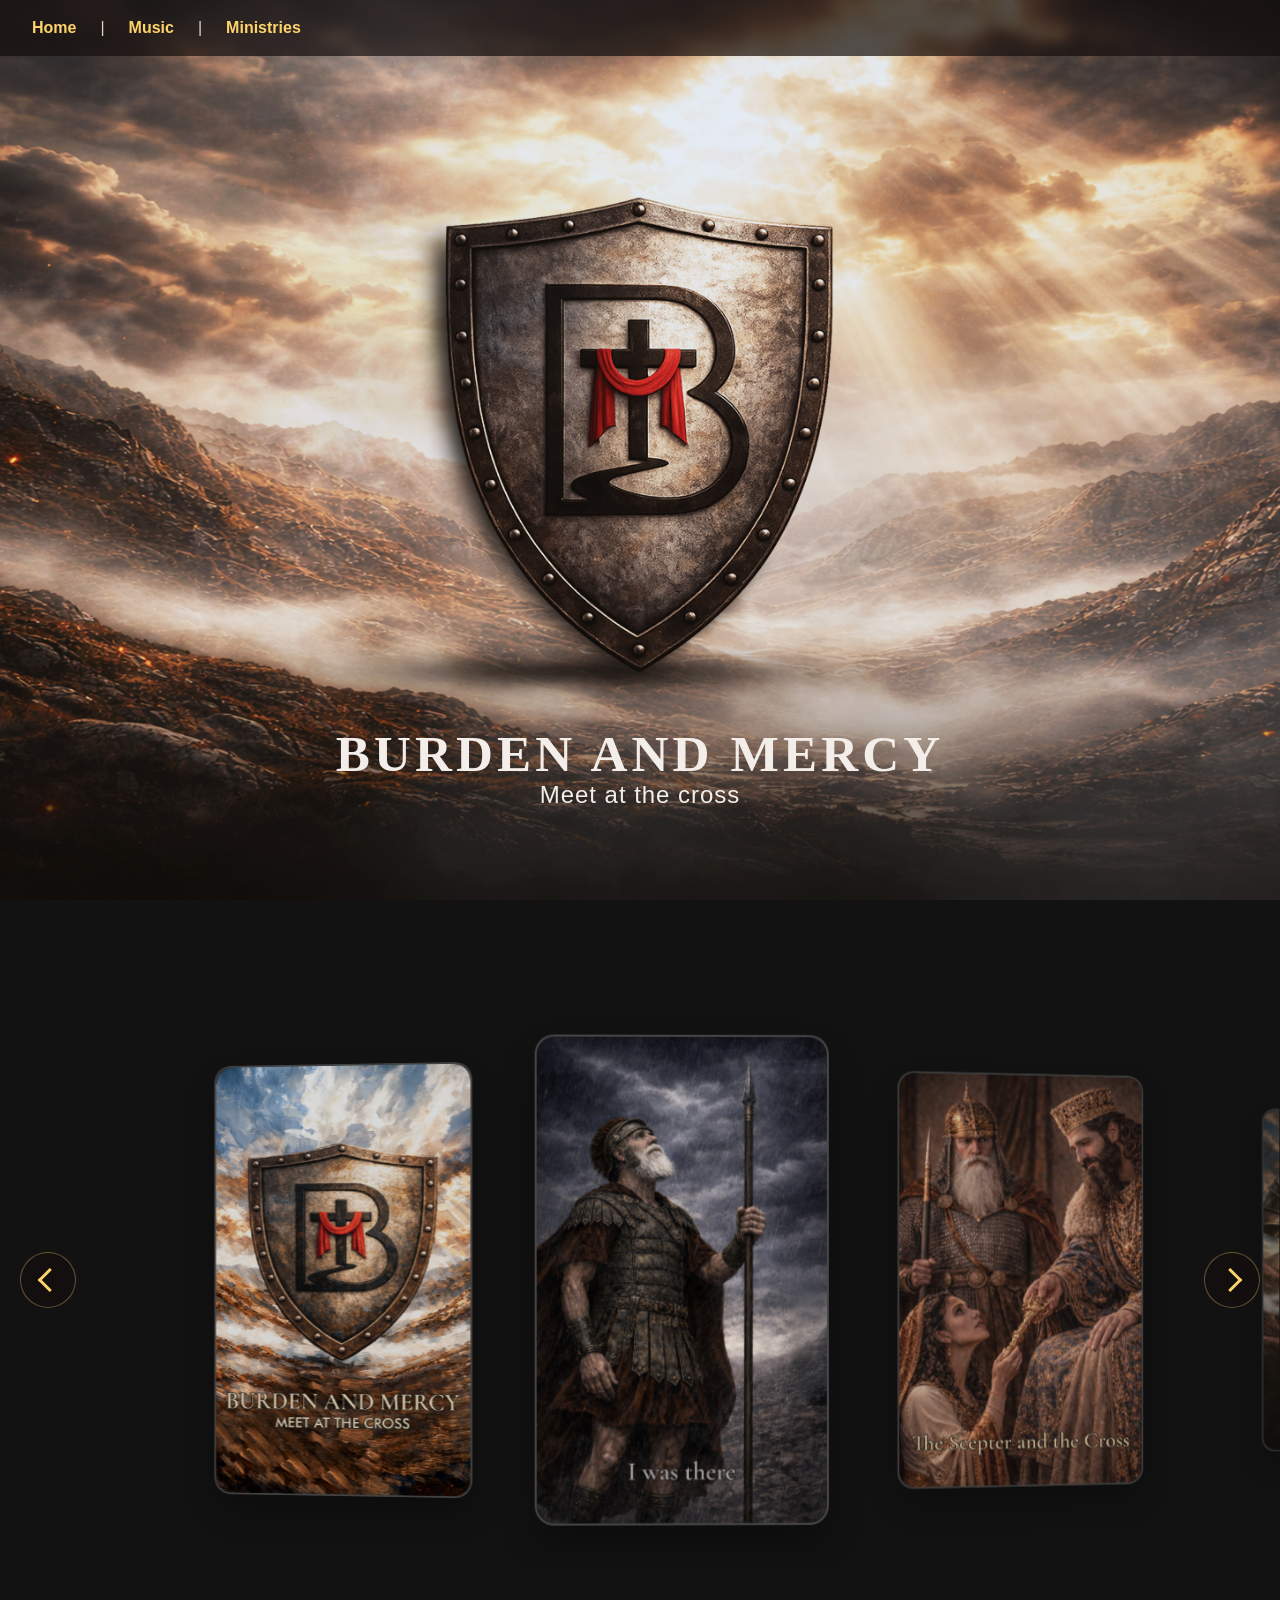
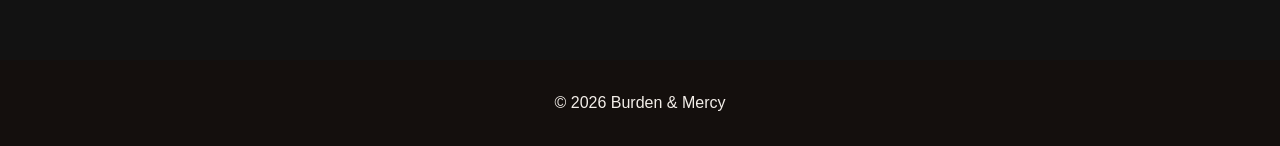
<file: index.html>
<!DOCTYPE html>
<html lang="en">
<head>
  <meta charset="UTF-8">
  
  <meta name="viewport" content="width=device-width, initial-scale=1">
  <meta name="theme-color" content="#1A4766">

    <!-- SECURITY HEADERS -->
  <meta http-equiv="Content-Security-Policy" content="default-src 'self'; script-src 'self'; style-src 'self' https://fonts.googleapis.com 'unsafe-inline'; font-src https://fonts.gstatic.com; img-src 'self' https: data:; connect-src 'self'; frame-src https://www.youtube.com https://music.youtube.com; object-src 'none'; base-uri 'self'; form-action 'self'; frame-ancestors 'none'; upgrade-insecure-requests;">
  <meta http-equiv="X-Content-Type-Options" content="nosniff">
  <meta http-equiv="X-Frame-Options" content="DENY">
  <meta http-equiv="X-XSS-Protection" content="1; mode=block">
  <meta http-equiv="Permissions-Policy" content="camera=(), microphone=(), geolocation=(), fullscreen=(self)">
  <meta name="referrer" content="no-referrer">

  <title>Burden and Mercy</title>

  <!-- Fonts -->
  <link rel="preconnect" href="https://fonts.googleapis.com">
  <link rel="preconnect" href="https://fonts.gstatic.com" crossorigin>
  <link href="https://fonts.googleapis.com/css2?family=Cormorant+Garamond:wght@400;500;600;700&display=swap" rel="stylesheet">
  <link href="https://fonts.googleapis.com/css2?family=Montserrat:wght@300;600&display=swap" rel="stylesheet">

  <!-- Stylesheet -->
  <link rel="stylesheet" href="style.css">

  <!-- Favicon -->
  <link rel="icon" type="image/png" sizes="32x32" href="fav32x32.png">
</head>
<body>

<!-- ================= NAV / HERO ================= -->
<header class="sub-header-home" id="home">
  <nav>
    <div class="menu-toggle" id="menu-toggle">☰</div>
    <ul id="nav-links">
      <li><a href="#home">Home</a></li>
      <li><a href="#music" id="nav-music">Music</a></li>
      <li><a href="ministry.html">Ministries</a></li>
    </ul>



  </nav>

  <div class="hero-lettering">
    <h1>BURDEN AND MERCY</h1>
    <p>Meet at the cross</p>
  </div>
</header>

<!-- ================= MUSIC ================= -->
<section id="music">

    <div class="carousel-rail">
    <div class="carousel-row">

    <!-- LEFT BUTTON -->
    <button class="carousel-btn left" aria-label="Scroll left"></button>

    <!-- Horizontal scroll container -->
    <div class="music-scroll">

      <!-- Album 1 -->  
      <div class="release-card" data-devotion-id="burden-and-mercy">
        <div class="album-inner">
          <div class="album-front">
            <img src="BurdenandMercy.jpg" alt="Burden and Mercy">
          </div>
          <div class="album-back" style="background-image: url('BandM_BG.jpg');">
            <div class="music-links">
              <a href="https://open.spotify.com/track/7FxeBmNTuD9w4sCxY0QzdB?si=54451cde21ad43d5" target="_blank" rel="noopener noreferrer">
                <img src="spotify.svg" alt="Spotify">
              </a>
              <a href="https://music.apple.com/us/album/burden-and-mercy-single/1876919156" target="_blank" rel="noopener noreferrer">
                <img src="apple-music.svg" alt="Apple Music">
              </a>
              <a href="https://youtu.be/iGfiQAsuOyA?si=y931mImOsFms0Wph" target="_blank" rel="noopener noreferrer">
                <img src="youtube.svg" alt="YouTube">
              </a>
              <a href="https://music.amazon.in/tracks/B0GMYP4XGG" target="_blank" rel="noopener noreferrer">
                <img src="aWhite.svg" alt="Amazon Music">
              </a>
            </div>
          </div>
        </div>
      </div>

      <!-- Album 2 -->
      <div class="release-card" data-devotion-id="I Was There">
        <div class="album-inner">
          <div class="album-front">
            <img src="IWasThere.jpg" alt="I Was There Cover">
          </div>
          <div class="album-back" style="background-image: url('IwasThere_BG.jpg');">
            <div class="music-links">
              <a href="https://open.spotify.com/track/2AjxLKYCfvxr4NrOJ7ys9X" target="_blank"  rel="noopener noreferrer">
                <img src="spotify.svg" alt="Spotify">
              </a>
              <a href="https://music.apple.com/us/song/i-was-there/1873768001" target="_blank" rel="noopener noreferrer">
                <img src="apple-music.svg" alt="Apple Music">
              </a>
              <a href="https://youtu.be/tlA-3KM__d0" target="_blank" rel="noopener noreferrer">
                <img src="youtube.svg" alt="YouTube">
              </a>
              <a href="https://music.amazon.in/tracks/B0GN9VFB19" target="_blank" rel="noopener noreferrer">
                <img src="aWhite.svg" alt="Amazon Music">
              </a>
            </div>
          </div>
        </div>
      </div>

      <!-- Album 3 -->
      <div class="release-card" data-devotion-id="scept">
        <div class="album-inner">
          <div class="album-front">
            <img src="TheScepter.jpg" alt="The Scepter and the Cross">
          </div>
          <div class="album-back" style="background-image: url('TheScepter_BG.jpg');">
            <div class="music-links">
              <a href="https://open.spotify.com/track/4bbgKZ6q0bQBtxT4BPjxXm" target="_blank" rel="noopener noreferrer">
                <img src="spotify.svg" alt="Spotify">
              </a>
              <a href="https://music.apple.com/us/song/royal-grace/1873768011" target="_blank" rel="noopener noreferrer">
                <img src="apple-music.svg" alt="Apple Music">
              </a>
              <a href="https://youtu.be/-tDdpMAszf0" target="_blank" rel="noopener noreferrer">
                <img src="youtube.svg" alt="YouTube">
              </a>
              <a href="https://music.amazon.in/tracks/B0GNBB9N46" target="_blank" rel="noopener noreferrer">
                <img src="aWhite.svg" alt="Amazon Music">
              </a>
            </div>
          </div>
        </div>
      </div>

      <!-- Album 4 -->
            <div class="release-card" data-devotion-id="TheTwo">
        <div class="album-inner">
          <div class="album-front">
            <img src="FromDeath.jpg" alt="From Death to Life">
          </div>
          <div class="album-back" style="background-image: url('FromDeath_BG.jpg');">
            <div class="music-links" >
              <a href="https://open.spotify.com/album/6kbWIJXhFDLknmQemuQo5G?si=XX6Y5I0_QVuDawoWnZ4Idw" target="_blank" rel="noopener noreferrer">
                <img src="spotify.svg" alt="Spotify">
              </a>
              <a href="https://music.apple.com/us/album/from-death-to-life/1886330235" target="_blank" rel="noopener noreferrer">
                <img src="apple-music.svg" alt="Apple Music">
              </a>
              <a href="https://music.youtube.com/playlist?list=OLAK5uy_khCd18UOvEnmQn8fv33osLJQDeZtxaCCw&si=Fvql3GssXOevUY_A" target="_blank" rel="noopener noreferrer">
                <img src="youtube.svg" alt="YouTube">
              </a>
              <a href="https://music.amazon.com/albums/B0GT4461ZD?marketplaceId=ATVPDKIKX0DER&musicTerritory=US&ref=dm_sh_EX45TMsMgZp0SlYr3lSqHkWH1" target="_blank" rel="noopener noreferrer">
                <img src="aWhite.svg" alt="Amazon Music">
              </a>
            </div>
          </div>
        </div>
      </div>

      <!-- Album 5 -->
      <div class="release-card" data-devotion-id="sent">
        <div class="album-inner">
          <div class="album-front">
            <img src="Sent.PNG" alt="Sent Not To Flee Cover">
          </div>
          <div class="album-back" style="background-image: url('Sent.PNG');">
            <div class="music-links">
              <a href="https://open.spotify.com/track/2neQ5UlLfrCBH1audQHabo" target="_blank" rel="noopener noreferrer">
                <img src="spotify.svg" alt="Spotify">
              </a>
              <a href="https://music.apple.com/us/song/sent-not-to-flee/1873821583" target="_blank" rel="noopener noreferrer">
                <img src="apple-music.svg" alt="Apple Music">
              </a>
              <a href="https://youtu.be/gF_qeavOYWc" target="_blank" rel="noopener noreferrer">
                <img src="youtube.svg" alt="YouTube">
              </a>
              <a href="https://music.amazon.in/tracks/B0GMYHR16X" target="_blank" rel="noopener noreferrer">
                <img src="aWhite.svg" alt="Amazon Music">
              </a>
            </div>
          </div>
        </div>
      </div>

      <!-- Album 6 -->
      <div class="release-card" data-devotion-id="only-grace">
        <div class="album-inner">
          <div class="album-front">
            <img src="OnlyGrace.jpg"  alt="Only Grace Cover">
          </div>
          <div class="album-back" style="background-image: url('OnlyGrace_BG.jpg');">
            <div class="music-links">
              <a href="https://open.spotify.com/track/5NMwIdWsqXE1uCryum7bqD" target="_blank" rel="noopener noreferrer">
                <img src="spotify.svg" alt="Spotify">
              </a>
              <a href="https://music.apple.com/us/artist/burden-and-mercy/1873768000" target="_blank" rel="noopener noreferrer">
                <img src="apple-music.svg" alt="Apple Music">
              </a>
              <a href="https://music.youtube.com/playlist?list=OLAK5uy_mrEoV5fl-12klq5M9TSlwL11nvmMTORPo" target="_blank" rel="noopener noreferrer">
                <img src="youtube.svg" alt="YouTube">
              </a>
              <a href="https://music.amazon.com/tracks/B0GNXLFJKN" target="_blank" rel="noopener noreferrer">
                <img src="aWhite.svg" alt="Amazon Music">
              </a>
            </div>
          </div>
        </div>
      </div>

    <!-- Album 7 -->
      <div class="release-card" data-devotion-id="FalltoFullfillment">
        <div class="album-inner">
          <div class="album-front">
            <img src="FalltoFulfillment.jpg"  alt="Fall to Fulfillment Cover">
          </div>
          <div class="album-back" style="background-image: url('Fall_BG.jpg');">
            <div class="music-links">
              <a href="https://open.spotify.com/track/5SqaI42Y6O0VJ8q4QXZut0?si=0f862b282e2541c5" target="_blank" rel="noopener noreferrer">
                <img src="spotify.svg" alt="Spotify">
              </a>
              <a href="https://music.apple.com/us/album/fall-to-fulfillment-single/1880976691" target="_blank" rel="noopener noreferrer">
                <img src="apple-music.svg" alt="Apple Music">
              </a>
              <a href="https://music.youtube.com/watch?v=KCrEdTAXRE4&si=vUrGb9E69hXe4Uc6" target="_blank" rel="noopener noreferrer">
                <img src="youtube.svg" alt="YouTube">
              </a>
              <a href="https://music.amazon.com/albums/B0GQ6NT3SM?marketplaceId=ATVPDKIKX0DER&musicTerritory=US&ref=dm_sh_5pcbMqxG9ICfGQjXcbWeJKM1G" target="_blank" rel="noopener noreferrer">
                <img src="aWhite.svg" alt="Amazon Music">
              </a>
            </div>
          </div>
        </div>
      </div>

     <!-- Album 8 -->
          <div class="release-card" data-devotion-id="Lion">
        <div class="album-inner">
          <div class="album-front">
            <img src="Lion.jpg" alt="Lion Cover">
          </div>
          <div class="album-back" style="background-image: url('Lion_BG.jpg');">
            <div class="music-links" >
              <a href="https://open.spotify.com/track/6RLwjSTWL7M6oXOFcdGWQq?si=e2f0ba28c3eb4da0" target="_blank" rel="noopener noreferrer">
                <img src="spotify.svg" alt="Spotify">
              </a>
              <a href="https://music.apple.com/us/album/when-the-lion-roared-single/1881542964" target="_blank" rel="noopener noreferrer">
                <img src="apple-music.svg" alt="Apple Music">
              </a>
              <a href="https://music.youtube.com/watch?v=7shPhCsc30o&si=V3mm2tPJ2Jznqo5R" target="_blank" rel="noopener noreferrer">
                <img src="youtube.svg" alt="YouTube">
              </a>
              <a href="https://music.amazon.com/albums/B0GQKBFD17?marketplaceId=ATVPDKIKX0DER&musicTerritory=US&ref=dm_sh_1p5ygtwfzNkj4jvr6ZinKXsXQ" target="_blank" rel="noopener noreferrer">
                <img src="aWhite.svg" alt="Amazon Music">
              </a>
            </div>
          </div>
        </div>
      </div>

    <!-- Album 9 -->
      <div class="release-card" data-devotion-id="Shepherd">
        <div class="album-inner">
          <div class="album-front">
            <img src="TheShepherd.jpg"  alt="The Shepherd Cover">
          </div>
          <div class="album-back" style="background-image: url('TheShepherd_BG.jpg');">
            <div class="music-links">
              <a href="https://open.spotify.com/track/46SCqlOI9TNXgeVmsq8n5w?si=32e97c45c92d48d7" target="_blank" rel="noopener noreferrer">
                <img src="spotify.svg" alt="Spotify">
              </a>
              <a href="https://music.apple.com/us/album/the-shepherd-and-the-son-single/1880700007" target="_blank" rel="noopener noreferrer">
                <img src="apple-music.svg" alt="Apple Music">
              </a>
              <a href="https://music.youtube.com/playlist?list=OLAK5uy_n6vsLtODiGUvh57he46yBq_gI2RE2h_oQ&si=lEPKBxYbcYeJpcid" target="_blank" rel="noopener noreferrer">
                <img src="youtube.svg" alt="YouTube">
              </a>
              <a href="https://music.amazon.com/albums/B0GQ317T3N?marketplaceId=ATVPDKIKX0DER&musicTerritory=US&ref=dm_sh_6UwzmdFauvKPuZLkDlH3AlcQV" target="_blank" rel="noopener noreferrer">
                <img src="aWhite.svg" alt="Amazon Music">
              </a>
            </div>
          </div>
        </div>
      </div>

      <div class="release-card" data-devotion-id="scept">
        <div class="album-inner">
          <div class="album-front">
            <img src="OneLord.jpg" alt="The Scepter and the Cross">
          </div>
          <div class="album-back" style="background-image: url('OneLord_BG.jpg');">
            <div class="music-links">
              <a href="https://open.spotify.com/track/6rpMMWY5mOKrHDDdWdCTXx?si=2177e54f7c9e4eb8" target="_blank" rel="noopener noreferrer">
                <img src="spotify.svg" alt="Spotify">
              </a>
              <a href="https://music.apple.com/us/album/one-lord-one-story-single/1881621171" target="_blank" rel="noopener noreferrer">
                <img src="apple-music.svg" alt="Apple Music">
              </a>
              <a href="https://youtu.be/6wI3fnv5P70?si=h2R0uIcnP3MLSzWA" target="_blank" rel="noopener noreferrer">
                <img src="youtube.svg" alt="YouTube">
              </a>
              <a href="https://music.amazon.in/tracks/B0GQPV4NYM?marketplaceId=A21TJRUUN4KGV&musicTerritory=IN&ref=dm_sh_RHkpZt631tVj7hpG7nEpxF9UU" target="_blank" rel="noopener noreferrer">
                <img src="aWhite.svg" alt="Amazon Music">
              </a>
            </div>
          </div>
        </div>
      </div>

    <!-- Album 10 -->
    <div class="release-card" data-devotion-id="TheTwo">
        <div class="album-inner">
          <div class="album-front">
            <img src="TheTwo.jpg" alt="The Two Greatest">
          </div>
          <div class="album-back" style="background-image: url('TheTwo_BG.jpg');">
            <div class="music-links" >
              <a href="https://open.spotify.com/track/4Ap7yBI7OzEYbmjz1ex8sV?si=6db337518f454bd9" target="_blank" rel="noopener noreferrer">
                <img src="spotify.svg" alt="Spotify">
              </a>
              <a href="https://music.apple.com/us/album/the-two-greatest-single/1881353611" target="_blank" rel="noopener noreferrer">
                <img src="apple-music.svg" alt="Apple Music">
              </a>
              <a href="https://music.youtube.com/channel/UCi0aD3hLzioM4jFFMhm-yYg?si=MjSbcTeltqjeO9m1" target="_blank" rel="noopener noreferrer">
                <img src="youtube.svg" alt="YouTube">
              </a>
              <a href="https://music.amazon.com/albums/B0GQCTY5GP?marketplaceId=ATVPDKIKX0DER&musicTerritory=US&ref=dm_sh_O035uQZ40DZNmsKF5NVgl2R8u" target="_blank" rel="noopener noreferrer">
                <img src="aWhite.svg" alt="Amazon Music">
              </a>
            </div>
          </div>
        </div>
      </div>


    </div>
    <!-- Carousel Controls -->
      <button class="carousel-btn right" aria-label="Scroll right"></button>

</section>

<!-- ================= DEVOTIONS ================= -->
<section id="devotions">
  <h2>DEVOTION</h2>

  <article class="devotion" id="I Was There">
  <button class="devotion-header">
    <h3>“I WAS THERE”</h3>
    <span class="arrow">+</span>
  </button>
  <div class="devotion-body">
    <p><strong>Seeing Ourselves at the Cross</strong></p><br>
    <p>One of the great dangers when reading the Gospel accounts of Christ’s death is imagining ourselves as observers rather than participants. We read of the disciples, the priests, the rulers, the soldiers, and the crowds, and we instinctively place ourselves at a safe distance. But the cross does not permit spectators. This song presses us to confess with honesty: I was there.</p><br>

    <p>The song teaches us to confess ourselves. And even this confession is mercy, for the ability to see our sin rightly is already a gift of grace.</p><br>

    <p><strong>A Word About the Man on the Cross</strong></p><br>
    <p>The man beside Jesus is given to us not so that we might delay repentance, but so that we might never despair of grace. Scripture records one such example, so that no sinner may say it is too late—but only one, so that no sinner may presume upon tomorrow.</p><br>

    <p>The man’s faith did not save him because it came at the end of life, but because Christ gave him eyes to see, and he responded at once. We are not promised a final hour beside the cross, nor a last moment of clarity. The call of the Gospel is therefore for today: to look to Christ now, to trust Him while He is near, knowing that when He calls us before Himself, it will be as the King we have either trusted or ignored.</p><br>

    <p><strong>A Word of Gospel Call and Perseverance</strong></p><br>
    <p>At this point, the cross confronts us all. To those who do not yet know Christ, the man beside Jesus stands as a call to repent and believe today, while mercy is held out. To those who belong to Christ, he stands as a call to endure—to hang on in faith, even when obedience is costly and the end is near.</p><br>

    <p>The man did not earn salvation by suffering, yet in faith he bore his cross and followed Jesus in the only way left to him: trusting the King beside him and committing himself wholly to Christ. Whether called to first belief or to steadfast perseverance, the Gospel presses us to the same response—to look to Christ alone and follow Him wherever He leads.</p><br>

    <h2>GUIDED READING</h2><br>

    <p><strong> “I Was There”</strong></p><br>

    <p><strong>Confession at the Cross</strong></p><br>

    <p><em>Stanza:</em></p>
    <p>
    I was there when dawn broke forth,<br>
    And judgment filled the air;<br>
    I did not pass as stranger by—<br>
    I stood among them there.
    </p><br>

    <p><em>Reflection:</em></p>
    <p>Begin here. The cross does not allow distance. We are not observers looking back at history, but sinners standing beneath judgment. To say “I was there” is already an act of honesty God grants by grace.</p><br>

    <p><em>Stanza:</em></p>
    <p>
    I was like those heavy-eyed,<br>
    Made dull and slow to heed;<br>
    My flesh refused the watchful call,<br>
    Too slothful for the need.
    </p><br>

    <p><em>Reflection:</em></p>
    <p>Here we confess not hostility, but neglect. How often has Christ called us to watch, pray, and remain alert—and we have chosen ease instead? Sloth is quiet, but deadly.</p><br>

    <p><em>Stanza:</em></p>
    <p>
    I was like the one warned in love,<br>
    My heart grown cold and hardened;<br>
    I heard His word, but harbored sin,<br>
    And walked into the garden.
    </p><br>

    <p><em>Reflection:</em></p>
    <p>This is willful sin—hearing Christ clearly and choosing another way. The tragedy is not ignorance, but resistance. Yet even seeing this rightly is itself mercy.</p><br>

    <p><em>Stanza:</em></p>
    <p>
    I was like those sworn to stay,<br>
    Yet scattered in the night;<br>
    When danger came and courage failed,<br>
    I fled beyond the light.
    </p><br>

    <p><em>Reflection:</em></p>
    <p>Promises are easy before pressure comes. This stanza names the gap between intention and faithfulness—a gap we all know.</p><br>

    <p><em>Stanza:</em></p>
    <p>
    I was like one who followed still,<br>
    But watched from far away;<br>
    I kept my place, I guarded self,<br>
    And would not fully stay.
    </p><br>

    <p><em>Reflection:</em></p>
    <p>Distance feels safe. We remain near enough to claim association, but far enough to avoid cost. The cross exposes this half-hearted following.</p><br>

    <p><em>Stanza:</em></p>
    <p>
    I was like one who said, “I do<br>
    Not know the Man,” in fear;<br>
    Before a servant’s searching voice<br>
    My courage disappeared.
    </p><br>

    <p><em>Reflection:</em></p>
    <p>Fear, not hatred, often drives denial. This stanza reminds us how fragile courage can be when faith is tested publicly.</p><br>

    <p><em>Stanza:</em></p>
    <p>
    I was like those who knew the Law,<br>
    Yet missed the Law made flesh;<br>
    I chose my peace, my standing safe,<br>
    And judged the Christ afresh.
    </p><br>

    <p><em>Reflection:</em></p>
    <p>Knowledge alone does not save. It is possible to handle Scripture and still miss the Savior to whom it points.</p><br>

    <p><em>Stanza:</em></p>
    <p>
    I was like the one who saw truth,<br>
    Yet washed his hands in fear;<br>
    I knew Him just, yet let Him die<br>
    To keep my power clear.
    </p><br>

    <p><em>Reflection:</em></p>
    <p>This stanza confronts moral compromise—the sin of choosing stability, reputation, or control over obedience.</p><br>

    <p><em>Stanza:</em></p>
    <p>
    I was like those in garb of scorn,<br>
    Who crowned His head with thorn;<br>
    I bowed in jest before the King<br>
    And mocked the One forlorn.
    </p><br>

    <p><em>Reflection:</em></p>
    <p>Mockery is not always loud. Sometimes it appears as sarcasm, dismissal, or refusal to worship Christ as He truly is.</p><br>

    <p><em>Stanza:</em></p>
    <p>
    I was like the royal one there,<br>
    Who sought to please my sight;<br>
    I mocked the truth and sought a trick,<br>
    And kept my throne in might.
    </p><br>

    <p><em>Reflection:</em></p>
    <p>Curiosity without repentance leaves us unchanged. We may want signs, experiences, or insight—without surrender.</p><br>

    <p><em>Stanza:</em></p>
    <p>
    I was like the one whose hands were raised,<br>
    Who drove the iron through;<br>
    I did my task with steady hands<br>
    As if it were not true.
    </p><br>

    <p><em>Reflection:</em></p>
    <p>Here we confess participation—doing what is required, following orders, claiming neutrality where none exists.</p><br>

    <p><em>Stanza:</em></p>
    <p>
    I was like those who passed Him by<br>
    And mocked His dying breath;<br>
    My voice was joined to scornful words<br>
    That followed Him in death.
    </p><br>

    <p><em>Reflection:</em></p>
    <p>Silence can also mock. Passing by the cross without response is itself a response.</p><br>

    <p><strong>Grace Revealed</strong></p><br>
    <p><em>Stanza:</em></p>
    <p>
    But mercy spoke where guilt stood fast,<br>
    And grace broke through the night.
    </p><br>

    <p><em>Reflection:</em></p>
    <p>This is the turning point. Sin has been named fully—and now grace enters, not because guilt softened, but because Christ bore it.</p><br>

    <p><strong>Eyes Opened</strong></p><br>
    <p><em>Stanza:</em></p>
    <p>
    Now let me be the one who stood<br>
    When earth and heaven shook;<br>
    Who saw the Son breathe out His life<br>
    And owned what death forsook.
    </p><br>

    <p><em>Reflection:</em></p>
    <p>Like the centurion, sight is given. Faith begins not with explanation, but with recognition.</p><br>

    <p><em>Response:</em></p>
    <p>Truly this was the Son of God.</p><br>

    <p><em>Stanza:</em></p>
    <p>
    Now let me be the one who turned<br>
    When hope was nearly gone;<br>
    Who saw a kingdom through the cross<br>
    And called on Christ alone.
    </p><br>

    <p><em>Reflection:</em></p>
    <p>Here is faith stripped of everything but trust. No merit, no time, no defense—only Christ.</p><br>

    <p><em>Response:</em></p>
    <p>
    Jesus, Lord, remember me,<br>
    When Your kingdom come.
    </p><br>

    <p><strong>Testimony and Perseverance</strong></p><br>
    <p><em>Stanza:</em></p>
    <p>
    Now I am made new by His grace,<br>
    Once lost, now reconciled;<br>
    I see the cross, I hear His voice,<br>
    And live as God’s own child.
    </p><br>

    <p><em>Reflection:</em></p>
    <p>This is not a vow, but testimony. New life flows from grace received, not effort supplied.</p><br>

    <p><strong>Final Confession</strong></p><br>
    <p><em>Closing:</em></p>
    <p>
    I see myself beneath the tree;<br>
    My hope is Christ who died for me.
    </p><br>

    <p><em>Reflection:</em></p>
    <p>This is the answer of the whole song, the devotional, and the Gospel itself. We end where we must always stand—beneath the cross, resting in Christ alone.</p><br>

  </div>
  </article>   
<!-- Devotion need to be done 

  <article class="devotion" id="burden-and-mercy">
    <button class="devotion-header">
      <h3>“Burden and Mercy”</h3>
      <span class="arrow">+</span>
    </button>

    <div class="devotion-body">
      <p><strong>Why “Burden and Mercy”?</strong></p> <br>
      <p>Every Christian life can be traced along two lines:</p>
      <ul>
        <li>The burden we cannot remove</li>
        <li>The mercy we did not earn</li>
      </ul>
      <p>This song cycle walks through four witnesses—David, Hannah, Thomas, and finally the Cross—to teach one unified truth: What we cannot bear, Christ has borne.</p>
      <p>The refrain anchors everything: Justice is not ignored. It is fulfilled. Mercy is not sentimental. It is costly.</p><br>

      <h2>Guided Reading</h2><br>
      <p><strong>Scripture Anchors:</strong> Psalm 51; 1 Samuel 1; John 20:24–29; Isaiah 53; Romans 3:21–26</p><br>

      <h3>I. David — The Burden of Guilt</h3><br>

      <p><em>Stanza:</em><br>
      <p>
      The law of God exposed his sin,<br>
      No crown could shield his shame;<br>
      The prophet spoke, the burden fell,<br>
      And guilt stood justly named.
      </p><br>
      <p><em>Reflection:</em> <br>David’s story begins with exposure. The law reveals, it does not flatter. Mercy grants pardon, not because of David’s sorrow, but because Christ bore the debt.</p><br>

      <p><em>Stanza:</em><br>
      No tear could cleanse the debt he owed,<br>
      No vow could make him pure;<br>
      Yet mercy met the broken king<br>
      With pardon full and sure.
      </p><br>
      <p><em>Reflection:</em><br> Repentance is necessary, but cannot erase the debt. The burden reveals guilt; mercy gives justification.</p><br>

      <p><strong>Confessional Refrain:</strong><br> Burden and mercy meet at the cross…</p><br>

      <h3>II. Hannah — The Burden of Inability</h3><br>

      <p><em>Stanza:</em><br>
      <p>
      Her womb lay closed by sovereign will,<br>
      No strength could change her state;<br>
      The burden pressed her helpless cries,<br>
      Her hope deferred by fate.
      </p><br>
      <p><em>Reflection:</em><br> Hannah’s burden is inability. She cannot produce life herself; mercy gives what cannot be earned.</p><br>

      <p><em>Stanza:</em><br>
      <p>
      She poured her need before the Lord<br>
      With empty hands and plea;<br>
      The gift she gained was not her wage,<br>
      But grace alone, made free.
      </p><br>
      <p><em>Reflection:</em><br> Dependence on God is key. The burden exposes inability; mercy provides the gift freely.</p><br>

      <p><strong>Confessional Refrain:</strong><br> Her barrenness, like David’s guilt, finds ultimate resolution at the cross.</p><br>

      <h3>III. Thomas — The Burden of Unbelief</h3><br>

      <p><em>Stanza:</em><br>
      <p>
      He would not trust the spoken word,<br>
      Nor faith by witness take;<br>
      The burden bound his wounded heart<br>
      To proof he could not make.
      </p><br>
      <p><em>Reflection:</em> <br>Thomas’ burden is unbelief. Faith is not self-generated; Christ reveals Himself.</p><br>

      <p><em>Stanza:</em><br>
      <p>
      The risen Christ stood in his sight<br>
      And showed His wounded frame;<br>
      The doubt gave way when mercy spoke<br>
      Through scars that bore His name.
      </p><br>
      <p><em>Reflection:</em> <br>Christ’s revelation turns doubt into faith. The burden of unbelief yields to mercy.</p><br>

      <p><strong>Confessional Refrain:</strong><br> Thomas’ faith rests at the cross. Justice fulfilled. Mercy secured.</p><br>

      <h3>IV. The Cross — The Burden Fulfilled</h3><br>

      <p><em>Stanza:</em><br>
      <p>
      The burden laid on Adam’s race<br>
      No son of man could bear;<br>
      The law stood firm, the curse remained,<br>
      No guilt could be repaired.
      </p><br>
      <p><em>Reflection:</em> <br>Humanity’s burden is universal. Justice demands payment, and no one can fulfill it.</p><br>

      <p><em>Stanza:</em><br>
      <p>
      But Christ alone endured the weight<br>
      And satisfied the claim;<br>
      The cross bore all that justice sought,<br>
      And mercy crowned His name.
      </p><br>
      <p><em>Reflection:</em> <br>Christ fulfills justice and grants mercy. Burden and mercy meet at the cross.</p><br>

      <h3>Final Reflection</h3><br>
      <p>David shows guilt. Hannah shows helplessness. Thomas shows unbelief. The Cross shows Christ. The refrain gathers it all: The weight we could not bear or flee was laid on Christ, our victory. This is gospel proclamation, not moral instruction.</p><br>
    </div>
  </article>

  <article class="devotion" id="sent">
  <button class="devotion-header">
    <h3>“Sent Not To Flee”</h3>
    <span class="arrow">+</span>
  </button>

  <div class="devotion-body">
    <p><strong>From Jonah to Jesus</strong></p><br>
    <p>Perhaps you see yourself in Jonah—running, resisting, shrinking back from the call of God. You may feel the storm around you, or the weight of guilt beneath you, as though the sea has already closed in. The message of Jonah is not that you must swim harder or pray better in order to be rescued. Jonah could not save himself from the deep.</p><br>
    <p>But there is One greater than Jonah—Jesus Christ—who did not flee from the will of God. He entered the storm willingly. He descended into death not for His own rebellion, but for yours. Where Jonah was preserved from judgment, Christ bore judgment fully.</p><br>
    <p>You do not need to rise from the depths before coming to Him. You come precisely because you cannot rise. Turn from your sin. Look to Christ. Trust not in your repentance as a work, but in His obedience as your righteousness. His sacrifice is sufficient. His mercy is real. Whoever comes to Him in faith will not be cast out.</p><br>

    <h2>GUIDED READING</h2><br>
    <p><strong>Scripture Anchors:</strong> Jonah 1–4, Matthew 12:39–41, Romans 5:6–10</p><br>

    <h3>Stanza 1</h3>
    <p>The word of God to Jonah came:<br>
    “Arise, proclaim My name.”<br>
    Though sovereign mercy, rich and free,<br>
    He fled from God’s command.</p><br>
    <p><em>Reflection:</em><br>
    Jonah does not misunderstand God—he resists Him. This stanza reveals the doctrine of total depravity: even a prophet can recoil from sovereign mercy when it challenges his pride. The command is clear. The grace is real. Yet the heart flees. Sin is not ignorance but rebellion. Yet—even rebellion unfolds under divine sovereignty.</p><br>

    <h3>Stanza 2</h3>
    <p>He sank beneath the judgment’s hand,<br>
    Enclosed by death’s dark sea;<br>
    From depths below he cried aloud:<br>
    “Salvation’s from Thee.”</p><br>
    <p><em>Reflection:</em><br>
    The sea is not chaos; it is judgment under God’s hand. Jonah’s descent teaches that consequences are real. In the depths, doctrine becomes confession: “Salvation is the Lord’s.” Deliverance does not begin in human resolve but in divine mercy. Sovereignty is best learned when we can no longer save ourselves.</p><br>

    <h3>Chorus</h3>
    <p>Salvation belongs to God,<br>
    His mercy stands secure;<br>
    The greater Sign has come in Christ,<br>
    Our hope and life made sure.</p><br>
    <p><em>Reflection:</em><br>
    Salvation is not fragile. It does not depend on our consistency, strength, or emotional state. It belongs to God. And because it belongs to God, it is secure.</p><br>

    <h3>Stanza 3</h3>
    <p>Yet Jonah was a sign alone,<br>
    A shadow briefly shown;<br>
    A greater One has come at last,<br>
    God’s true and faithful Son.</p><br>
    <p><em>Reflection:</em><br>
    Jonah is not the hero. He is a shadow. The Old Testament is preparation. Every prophet points forward. Christ is the faithful Son. Where Jonah resisted, Christ obeyed.</p><br>

    <h3>Stanza 4</h3>
    <p>The Son descended—not for sin,<br>
    But bore our guilt and shame;<br>
    He drank the cup the Father gave<br>
    And bore the sinner’s blame.</p><br>
    <p><em>Reflection:</em><br>
    Jonah suffers for his own rebellion. Christ suffers for ours. This stanza confesses penal substitution—the heart of the gospel. Christ absorbs judgment. The gospel is not God ignoring sin, but God judging sin in His Son.</p><br>

    <h3>Chorus</h3>
    <p>Salvation belongs to God…</p><br>
    <p><em>Reflection:</em><br>
    Salvation belongs to God because Christ has satisfied justice. Mercy is not sentimental. It is secured by blood.</p><br>

    <h3>Stanza 5</h3>
    <p>Three days He lay in death’s cold hold,<br>
    Then rose in conquering might;<br>
    The grave was torn, the curse undone,<br>
    The dead restored to life.</p><br>
    <p><em>Reflection:</em><br>
    Jonah emerges from a fish. Christ emerges from death itself. Resurrection is historical, bodily, triumphant. Without it, there is no hope. With it, death has lost its claim.</p><br>

    <h3>Stanza 6</h3>
    <p>Jonah was spared by sovereign grace;<br>
    The Son was crushed instead.<br>
    The prophet lived; the Savior died<br>
    And bore our guilt and dread.</p><br>
    <p><em>Reflection:</em><br>
    This is the great exchange. Jonah lives because judgment stops. Christ dies because judgment falls. Grace is not God relaxing standards—it is God satisfying them in Christ. Salvation is secure.</p><br>

    <h3>Final Chorus</h3>
    <p>Salvation belongs to God,<br>
    His mercy stands secure;<br>
    The greater Sign has come in Christ,<br>
    Forever strong and sure.</p><br>

    <h3>Final Meditation</h3>
    <p>Why does this matter?<br>
    Our hope cannot rest in:<br>
    &nbsp;&nbsp;&bull; Our repentance<br>
    &nbsp;&nbsp;&bull; Our obedience<br>
    &nbsp;&nbsp;&bull; Our consistency<br>
    &nbsp;&nbsp;&bull; Our spiritual maturity<br>
    It rests in Christ alone. Jonah points. Christ saves. Salvation belongs to God and cannot be undone by man.</p><br>
  </div>
</article>


<article class="devotion" id="scept">
  <button class="devotion-header">
    <h3>The Scepter and the Cross</h3>
    <span class="arrow">+</span>
  </button>

  <div class="devotion-body">
    <p><strong>The Scepter and the Cross</strong></p><br>
    <p>Imagine standing before a throne where justice is perfect and nothing hidden remains concealed. No argument can excuse you. No record can clear you. The law stands, and it is righteous.</p><br>
    <p>Yet the message of the cross is not that mercy ignores justice. It is that justice has been satisfied. Jesus Christ did not approach the throne hoping for favor—He bore the penalty that stood against His people. The cross is the place where judgment fell, so that mercy might be given without compromise.</p><br>
    <p>You do not stand waiting to see if God will extend His scepter. In Christ, the way has already been opened. The invitation now is not uncertain. It is sincere. Draw near, not in presumption, but in faith. Lay down every attempt to justify yourself. Receive what Christ has secured. In Him, access is granted. In Him, grace is sure.</p><br>

    <h2>The Scepter and the Cross — A Stanza-by-Stanza</h2><br>
    <p><strong>Scripture Anchors:</strong> Esther 5:1–2; Hebrews 7:25; Romans 8:34; 2 Corinthians 5:21</p><br>

    <h3>Stanza 1</h3>
    <p>In foreign courts, beneath a crown…<br>
    Yet still preserved by unseen hand.</p><br>
    <p><em>Reflection:</em><br>
    The exile reminds us that the church often lives under earthly powers not its own. Yet the covenant of grace does not expire in foreign lands. God preserves His people not because circumstances are favorable, but because His decree is sure. Even when worship is restricted and influence seems small, the Lord governs history for His church. The preservation of Israel in Persia was not luck—it was promise.</p><br>

    <h3>Stanza 2</h3>
    <p>His name unspoken on the page…<br>
    Was drawn by Him who sovereign led.</p><br>
    <p><em>Reflection:</em><br>
    The book of Esther never mentions God by name. Yet His providence saturates every scene. Sleepless kings, remembered records, delayed banquets—none are accidental. This stanza confesses meticulous sovereignty. God governs both great empires and quiet details. His hidden hand is not weaker than His revealed power; it is simply quieter.</p><br>

    <h3>Stanza 3</h3>
    <p>A maiden raised to royal place…<br>
    A throne before her—ruled by God alone.</p><br>
    <p><em>Reflection:</em><br>
    Esther’s elevation was not self-made. She was placed in position by divine appointment. The throne of Persia appeared supreme—but above it stood the throne of heaven. This guards us from political despair and political idolatry alike. Kings rule—but only under God.</p><br>

    <h3>Stanza 4</h3>
    <p>A lawful word of death was sealed…<br>
    No hand but God’s could yet secure.</p><br>
    <p><em>Reflection:</em><br>
    The decree against the Jews was legal and binding. The law stood against them. This reflects a deeper spiritual reality: the law of God rightly condemns sinners. Deliverance does not come by ignoring the law. It comes through God’s provision within His justice.</p><br>

    <h3>Stanza 5</h3>
    <p>She fasted, prayed, then drew near still…<br>
    My life rests wholly in His hand.</p><br>
    <p><em>Reflection:</em><br>
    Esther acts responsibly within God’s sovereignty. She fasts. She prays. She obeys. Providence never removes duty. Her courage is real—but it is rooted in trust, not self-confidence. She entrusts her life to God’s will. OPC emphasis: God’s decree establishes, not eliminates, human responsibility.</p><br>

    <h3>Stanza 6</h3>
    <p>The scepter rose, the verdict turned…<br>
    The Lord proved faithful over all.</p><br>
    <p><em>Reflection:</em><br>
    Judgment is reversed. The enemy falls. Yet notice: God does not deny justice—He exposes evil and overturns it righteously. The gallows built for Mordecai becomes Haman’s end. Evil collapses under its own pride. This is providential justice, not poetic coincidence.</p><br>

    <h3>Stanza 7</h3>
    <p>In later days, a greater came…<br>
    But chosen love that walked through death.</p><br>
    <p><em>Reflection:</em><br>
    Here the shadow gives way to substance. Esther risked death. Christ embraced it. Esther interceded before a human throne. Christ mediates before the throne of heaven. This is redemptive-historical fulfillment. The preservation of Israel in Esther ensures the coming of the Messiah.</p><br>

    <h3>Stanza 8</h3>
    <p>Jesus Christ did not plead where mercy might…<br>
    He stood condemned that life He’d give.</p><br>
    <p><em>Reflection:</em><br>
    This is the heart of the gospel. Christ does not ask the Father to overlook justice. He satisfies it. He bears the curse of the law. Mercy is not sentimental—it is substitutionary. Where Esther hoped to live, Christ chose to die. Where she was spared, He was struck. And because He bore condemnation, believers stand justified.</p><br>

    <h3>Final Stanza</h3>
    <p>The throne of grace stands open wide…<br>
    For such a time, He came to bless.</p><br>
    <p><em>Reflection:</em><br>
    The hidden providence of Esther now gives way to revealed redemption in Christ. The throne that once required fearful approach is now called the throne of grace (Hebrews 4:16). Believers draw near—not because risk is removed—but because wrath has been satisfied. The scepter extended to Esther points forward to the cross where mercy is secured forever.</p><br>

    <h3>Burden — The Silence of the Inner Court</h3>
    <p>Esther stepped into a room where silence could mean death.<br>
    “On the third day Esther put on her royal robes and stood in the inner court of the palace…” — Esther 5:1</p><br>
    <p>The law was clear: no one approached the king uninvited. Her courage was real, but so was the danger. If the golden scepter was not extended, her life would end. She did not go for herself alone. She carried the lives of her people. Every step forward was an act of intercession. And yet—even in her bravery—Esther entered uncertain. She hoped for mercy. She depended on favor. She waited for the scepter.</p><br>
    <p>“When he saw Queen Esther standing in the court, he was pleased with her and held out to her the gold scepter…” — Esther 5:2<br>
    The scepter was raised. She lived. But her story leaves us with a deeper burden. We do not stand before an earthly throne. We stand before a holy God. “For all have sinned and fall short of the glory of God.” — Romans 3:23. God is just. Sin must be answered.</p><br>

    <h3>Mercy — A Greater Throne</h3>
    <p>Now consider Christ. He does not enter the presence of the Father uncertain of the outcome. He does not hope justice will be relaxed. He goes knowing exactly what righteousness requires. Esther risked death and received life. Christ embraced death and gave life. There is no golden scepter lifted to spare Him. There is a cross lifted to receive Him.</p><br>
    <p>“God made him who had no sin to be sin for us…” — 2 Corinthians 5:21<br>
    The Father does not suspend justice. The Son satisfies it. Esther’s mediation preserved both her and her people. Christ’s mediation costs Him His life so that His people may live. And because He died and rose again, He now stands forever in the Father’s presence: “Christ Jesus… is at the right hand of God and is also interceding for us.” — Romans 8:34. “Therefore he is able to save completely those who come to God through him, because he always lives to intercede for them.” — Hebrews 7:25. The greater Mediator has entered.</p><br>

    <h3>Assurance — Union with Christ</h3>
    <p>How does His finished work become ours? Not by effort. Not by improvement. Not by religious striving. “For it is by grace you have been saved, through faith—and this not from yourselves, it is the gift of God.” — Ephesians 2:8. Because we are united to Christ by faith, His finished work is counted as ours.</p><br>
    <p>In that union: His obedience is our righteousness. His death is our judgment borne. His resurrection is our new life. We do not stand before God in our courage, like Esther. We stand in Christ Himself. “Therefore, since we have been justified through faith, we have peace with God through our Lord Jesus Christ.” — Romans 5:1. The Father does not merely see our plea. He sees His Son. And because we are joined to the Son by faith alone, the verdict declared over Him—“Righteous”—is declared over us. This is why the scepter has already been raised.</p><br>

    <h3>Call — Rest and Courage</h3>
    <p>The scepter teaches us courage. The cross teaches us peace. Union with Christ gives us assurance. If you see your sin today, do not hide from it. “But God demonstrates his own love for us in this: While we were still sinners, Christ died for us.” — Romans 5:8. Turn from your sin. Rest in Christ alone. “Whoever comes to me I will never drive away.” — John 6:37.</p><br>
    <p>Because Christ has gone before the Father for His people: Your sin is answered. Your judgment is borne. Your righteousness is secured. Your access is certain. You no longer step forward hoping for mercy. You step forward resting in mercy already given in Christ. And like Esther, you are now sent—not to earn deliverance—but to live boldly because deliverance is sure.</p><br>
  </div>
</article>


<article class="devotion" id="only-grace">
  <button class="devotion-header">
    <h3>Only Grace</h3>
    <span class="arrow">+</span>
  </button>

  <div class="devotion-body">
    <p><strong>Only Grace</strong></p><br>
    <p>The woman who put her tools away. Based on Gospel of Luke 7:36–50</p><br>

    <h3>Seeing the Woman Clearly</h3>
    <p>The woman who comes to Jesus in Luke 7 does not speak a word. She brings no defense, no explanation, no argument for her worthiness. Her repentance is not delivered in sentences, but in actions.</p><br>
    <p>She comes carrying the last tool of her former life — a jar that represents both her livelihood and her shame. When she breaks it, she is not making a dramatic gesture for effect. She is cutting off retreat. She is confessing, without words, that this life cannot continue if she belongs to Him.</p><br>
    <p>What is striking is that Jesus does not require a rehearsed confession or promise of reform before declaring her forgiven. He does not demand that she prove herself. He does not question the sincerity of her tears.</p><br>
    <p>Instead, He interprets her actions for the room: “She loved much, because she was forgiven much.” Forgiveness does not follow her love — it produces it. Repentance does not purchase grace — it flows from grace. Her silence is not emptiness. It is faith at rest.</p><br>

    <h3>Seeing Ourselves Honestly</h3>
    <p>Most of us will never carry an alabaster jar into a Pharisee’s house. But every one of us carries something we rely on to justify ourselves. We all have our own “tools”:<br>
      • habits we return to when we feel exposed<br>
      • reputations we polish to hide guilt<br>
      • distractions we use to avoid stillness<br>
      • sins that once helped us survive, but now keep us from peace</p><br>
    <p>Like this woman, we often know these things are destroying us — and yet they feel safer than letting ourselves fall helplessly at Christ’s feet. Grace confronts us here, gently but firmly: What would it mean for you to stop negotiating with Jesus? What would it look like to stop explaining yourself? What would it cost you to put your tools down?</p><br>
    <p>The woman does not come asking Jesus to bless her life as it is. She comes because she knows that if He does not keep her, she will not be kept. That is the posture of saving faith.</p><br>

    <h3>A Gospel Call — Only Grace Can Keep Us</h3>
    <p>This passage does not invite us to admire the woman from a distance. It invites us to recognize ourselves beside her. Some of us carry loud sins. Some of us carry respectable ones. Some of us carry shame we have never named, even to ourselves.</p><br>
    <p>Christ does not ask us to clean ourselves before we come. He asks us to come — and to come honestly. The same Jesus who released her from her sins still speaks with authority today. He still forgives. He still receives faith, however trembling. He still sends sinners away in peace.</p><br>
    <p>The call of the gospel is not: “Fix yourself and then approach.” It is: “Come, because forgiveness has already been accomplished in Me.” If you find yourself weary, exposed, or unable to hold yourself together — that is not a reason to stay away. It is the very reason to come.</p><br>
    <p>Like the woman, we bring nothing but our need. Like the woman, we lay ourselves at His feet. And like the woman, we trust that the One who forgives sins is also the One who keeps those He has forgiven. Only grace can keep us.</p><br>

    <h2>Only Grace — A Stanza-by-Stanza</h2><br>
    <p><strong>Scripture Anchor:</strong> Luke 7:36-50</p><br>

    <h3>Stanza 1</h3>
    <p>“She had learned her trade the way others learned— not from love, but from need.”</p><br>
    <p><em>Devotional Reflection:</em><br>
    This opening does not excuse sin — but it explains bondage. Scripture never denies guilt, yet it is honest about how sin entangles us. The woman’s life is shaped by necessity, not delight. Her choices were real, and her guilt is real — but so is the broken world that pressed her into survival. Here we learn something crucial for the gospel call: many of the sins we cling to did not begin as pleasures, but as shelters. Before grace, we often sin to live. After grace, we learn that sin can no longer keep us alive.</p><br>

    <h3>Stanza 2</h3>
    <p>“She knew what bought a meal… a city that counted her sin but never counted her hunger.”</p><br>
    <p><em>Devotional Reflection:</em><br>
    This stanza exposes the cruelty of self-righteous judgment. The city knows her reputation but not her story. It is quick to condemn and slow to consider mercy. This prepares us to see the contrast between Simon and Jesus. Simon counts sins. Jesus counts debt — and then cancels it. Here the song quietly asks us: Are we more practiced at identifying sin than at extending grace?</p><br>

    <h3>Stanza 3</h3>
    <p>“Like a craftsman with a belt of tools… Perfume. Touch. Silence. Shame.”</p><br>
    <p><em>Devotional Reflection:</em><br>
    This is the heart of the metaphor. Her “tools” are not neutral objects — they are means of survival that now enslave her. They are how she copes, how she earns, how she hides. Each of us has tools like this:<br>
      • ways of managing guilt<br>
      • ways of numbing shame<br>
      • ways of controlling how others see us</p><br>
    <p>The gospel does not begin by prying these tools from our hands. It begins by showing us Who is worth dropping them for.</p><br>

    <h3>Stanza 4</h3>
    <p>“And then she heard His name.”</p><br>
    <p><em>Devotional Reflection:</em><br>
    Nothing changes until Christ enters the story. She does not hear a program. She does not hear a rule. She hears a person — one who speaks forgiveness as though He owns it. Faith is not generated by introspection. It is awakened by hearing the word about Christ. The woman comes because the word about Jesus has already reached her. So it is with us: faith begins not with effort, but with hearing.</p><br>

    <h3>Stanza 5</h3>
    <p>“She did not come to negotiate… She came undone.”</p><br>
    <p><em>Devotional Reflection:</em><br>
    This is repentance stripped of performance. She brings no vows. She offers no reform plan. She does not ask Jesus to bless her life as it is. She comes because she has reached the end of herself. This is the posture of saving faith — not strength, but surrender. Not bargaining, but collapse.</p><br>

    <h3>Stanza 6</h3>
    <p>“The jar in her hands was not an offering to purchase mercy…”</p><br>
    <p><em>Devotional Reflection:</em><br>
    Here the song guards the gospel carefully. The jar is not payment. It is not a bribe. It is the last tool of a life she knows cannot continue. True repentance always costs something — but it never earns anything. She breaks the jar because forgiveness has already found her, not because she hopes it might.</p><br>

    <h3>Stanza 7</h3>
    <p>“Tears came first… She had washed many feet before— but never like this.”</p><br>
    <p><em>Devotional Reflection:</em><br>
    The same outward actions now mean something entirely different. What once served sin now serves love. What once brought shame now expresses humility. Grace does not merely stop sinful behavior — it reclaims the body, the will, the affections. Sanctification is not erasure. It is redemption.</p><br>

    <h3>Stanza 8</h3>
    <p>“Every movement said what her mouth could not.”</p><br>
    <p><em>Devotional Reflection:</em><br>
    This is faith embodied. She does not speak because she does not need to. Her silence is not emptiness — it is trust. She places herself entirely at Christ’s feet, knowing that if He does not keep her, she will not be kept. This is where we see ourselves. Saving faith is not eloquent. It is dependent.</p><br>

    <h3>Stanza 9</h3>
    <p>“Simon counted her sins. She counted His mercy.”</p><br>
    <p><em>Devotional Reflection:</em><br>
    Here the song divides the room — and the heart. Simon represents religion without grace. The woman represents grace without pretense. One counts sin to protect his standing. The other counts mercy because she has none of her own. Which are we counting?</p><br>

    <h3>Stanza 10</h3>
    <p>“But forgiveness has already found her.”</p><br>
    <p><em>Devotional Reflection:</em><br>
    This line anchors everything. Forgiveness is not the result of her actions. It is the reason for them. Grace does not wait for completion. It creates it.</p><br>

    <h3>Stanza 11</h3>
    <p>“He released her from her sins… and sent her away—not in fear, but in peace.”</p><br>
    <p><em>Devotional Reflection:</em><br>
    Jesus does what only God can do. He declares forgiveness. He names faith as the instrument. He sends her away reconciled. Peace is not a feeling here — it is a verdict.</p><br>

    <h3>Final Gospel Call — Seeing Ourselves at His Feet</h3>
    <p>This song does not ask us to admire the woman. It asks us to recognize ourselves beside her. Each of us has tools we use to survive shame. Each of us knows what it is to hide, to manage, to perform. The gospel does not call us to improve those tools. It calls us to lay them down.</p><br>
    <p>Christ does not say, “Fix yourself and then come.” He says, “Come — and I will keep you by My grace.” Like the woman, we bring nothing but our need. Like the woman, we trust ourselves to His mercy. And like the woman, we are sent away in peace — not because we are strong, but because grace alone is strong enough to keep us.</p><br>
  </div>
</article>
-->
</section>

<footer>
  <p>© 2026 Burden & Mercy</p>
</footer>

<script src="script.js"></script>
</body>
</html>
</file>
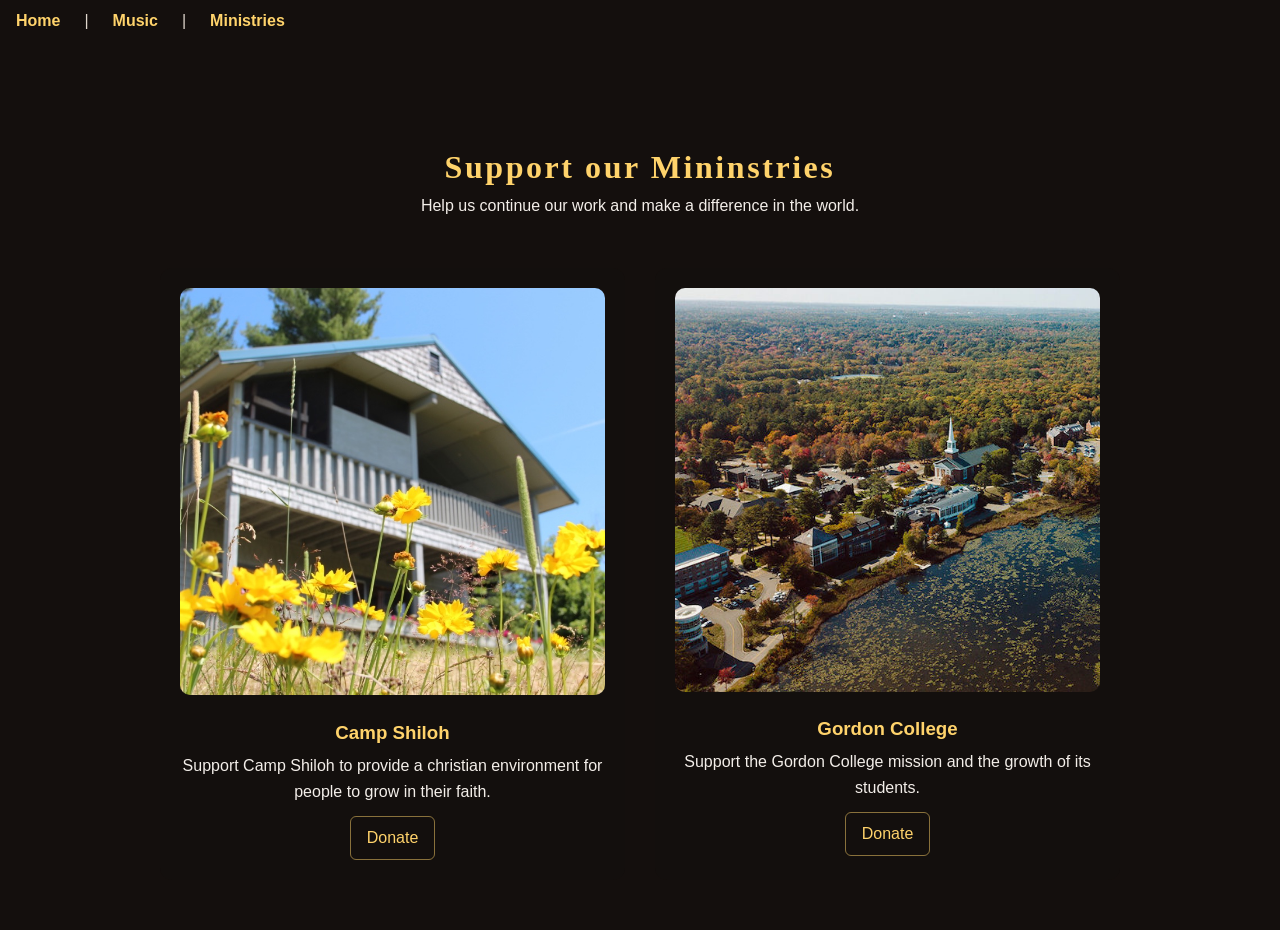
<file: ministry.html>
<!DOCTYPE html>
<html lang="en">
<head>
  <meta charset="UTF-8">
  <meta name="viewport" content="width=device-width, initial-scale=1">
  <meta name="theme-color" content="#1A4766">
  <title> Ministries | Burden and Mercy</title>

      <!-- SECURITY HEADERS -->
  <meta http-equiv="Content-Security-Policy" content="default-src 'self'; script-src 'self'; style-src 'self' https://fonts.googleapis.com 'unsafe-inline'; font-src https://fonts.gstatic.com; img-src 'self' https: data:; connect-src 'self'; frame-src https://www.youtube.com https://music.youtube.com; object-src 'none'; base-uri 'self'; form-action 'self'; frame-ancestors 'none'; upgrade-insecure-requests;">
  <meta http-equiv="X-Content-Type-Options" content="nosniff">
  <meta http-equiv="X-Frame-Options" content="DENY">
  <meta http-equiv="X-XSS-Protection" content="1; mode=block">
  <meta http-equiv="Permissions-Policy" content="camera=(), microphone=(), geolocation=(), fullscreen=(self)">
  <meta name="referrer" content="no-referrer">
 <!-- Favicon -->
 <link rel="icon" type="image/png" sizes="32x32" href="fav32x32.png">

  <!-- Fonts -->
  <link rel="preconnect" href="https://fonts.googleapis.com">
  <link rel="preconnect" href="https://fonts.gstatic.com" crossorigin>
  <link rel="preconnect" href="https://fonts.googleapis.com/css2?family=Cormorant+Garamond:wght@400;500;600;700&display=swap" rel="stylesheet">
  <link rel="preconnect" href="https://fonts.googleapis.com/css2?family=Montserrat:wght@300;600&display=swap" rel="stylesheet">

  <!-- Main Styles -->
  <link rel="stylesheet" href="style.css">

  <style>
    /* MINISTRIES PAGE SPECIFIC */
    body {
      background: #140f0d;
      color: var(--secondary-color);
    }

    .display-header {
      padding-top: 100px;
      text-align: center;
    }

    .display-header h1 {
      font-family: var(--font-heading);
      color: var(--primary-color);
      letter-spacing: 0.08em;
    }

    .display-grid {
      display: grid;
      grid-template-columns: repeat(auto-fit, minmax(240px, 1fr));
      gap: 30px;
      max-width: 1000px;
      margin: 50px auto;
      padding: 0 20px;
    }

    .display-item {
      background: var(--bg-dark-light);
      border-radius: 12px;
      padding: 20px;
      text-align: center;
      transition: transform 0.3s ease;
    }

    .display-item:hover {
      transform: translateY(-6px);
    }

    .display-item img {
      width: 100%;
      border-radius: 10px;
      margin-bottom: 15px;
    }

    .display-item h3 {
      color: var(--primary-color);
      margin-bottom: 5px;
    }

    .display-item p {
      margin-bottom: 12px;
    }

    .display-btn {
      display: inline-block;
      padding: 8px 16px;
      border-radius: 6px;
      text-decoration: none;
      color: var(--primary-color);
      border: 1px solid rgba(255, 211, 107, 0.5);
      transition: all 0.2s ease;
    }

    .display-btn:hover {
      background: rgba(255, 211, 107, 0.25);
      color: #1a1411;
    }

    .sub-header-home {
  height: 100dvh;
  background-repeat: no-repeat;
  background-position: center bottom;
  background-size: cover;
  position: relative;
  display: flex;
  justify-content: center;
  align-items: flex-end;
  padding-bottom: 10dvh;
}
  </style>
</head>

<body>

<!-- NAV -->
<nav>
  <ul id="nav-links">
    <li><a href="index.html">Home</a></li>
    <li><a href="index.html#music">Music</a></li>
    <li><a href="Ministry.html">Ministries</a></li>
  </ul>
</nav>

<!-- HEADER -->
<div class="display-header">
  <h1>Support our Mininstries</h1>
  <p>Help us continue our work and make a difference in the world.</p>
</div>

<div class="display-grid">

  <div class="display-item">
    <a href="https://www.gofundme.com/f/zws3ty3g" target="_blank" rel="noopener noreferrer"><img src="shilo.jpg" alt="Shilo"></a>
    <h3>Camp Shiloh</h3>
    <p>Support Camp Shiloh to provide a christian environment for people to grow in their faith.</p>
    <a href="https://campshilohnh.org/donate/" class="display-btn" target="_blank" rel="noopener noreferrer">Donate</a>
  </div>
<!--
  <div class="display-item">
    <img src="nathan.jpg" alt="Nathan">
    <h3>The Wolter's Family</h3>
    <p>Support the Wolter's family and help us provide for their needs attending Seminary.</p>
    <a href="https://venmo.com" class="display-btn" target="_blank" rel="noopener noreferrer">Donate</a>
  </div>

  <div class="display-item">
    <img src="Dylan.jpg" alt="Dylan">
    <h3>Williford Family Missionary</h3>
    <p>Support the Williford family and help us provide for their needs as missionaries.</p>
    <a href="https://venmo.com" class="display-btn" target="_blank" rel="noopener noreferrer">Donate</a>
  </div>
-->
    <div class="display-item">
    <a href="https://www.gordon.edu/giving/gordon-fund" target="_blank" rel="noopener noreferrer"><img src="gordoncopy.jpg" alt="Gordon"></a>
    <h3>Gordon College</h3>
    <p>Support the Gordon College mission and the growth of its students.</p>
    <a href="https://www.gordon.edu/giving/gordon-fund" class="display-btn" target="_blank" rel="noopener noreferrer">Donate</a>
  </div>

</div>

</body>
</html>
</file>
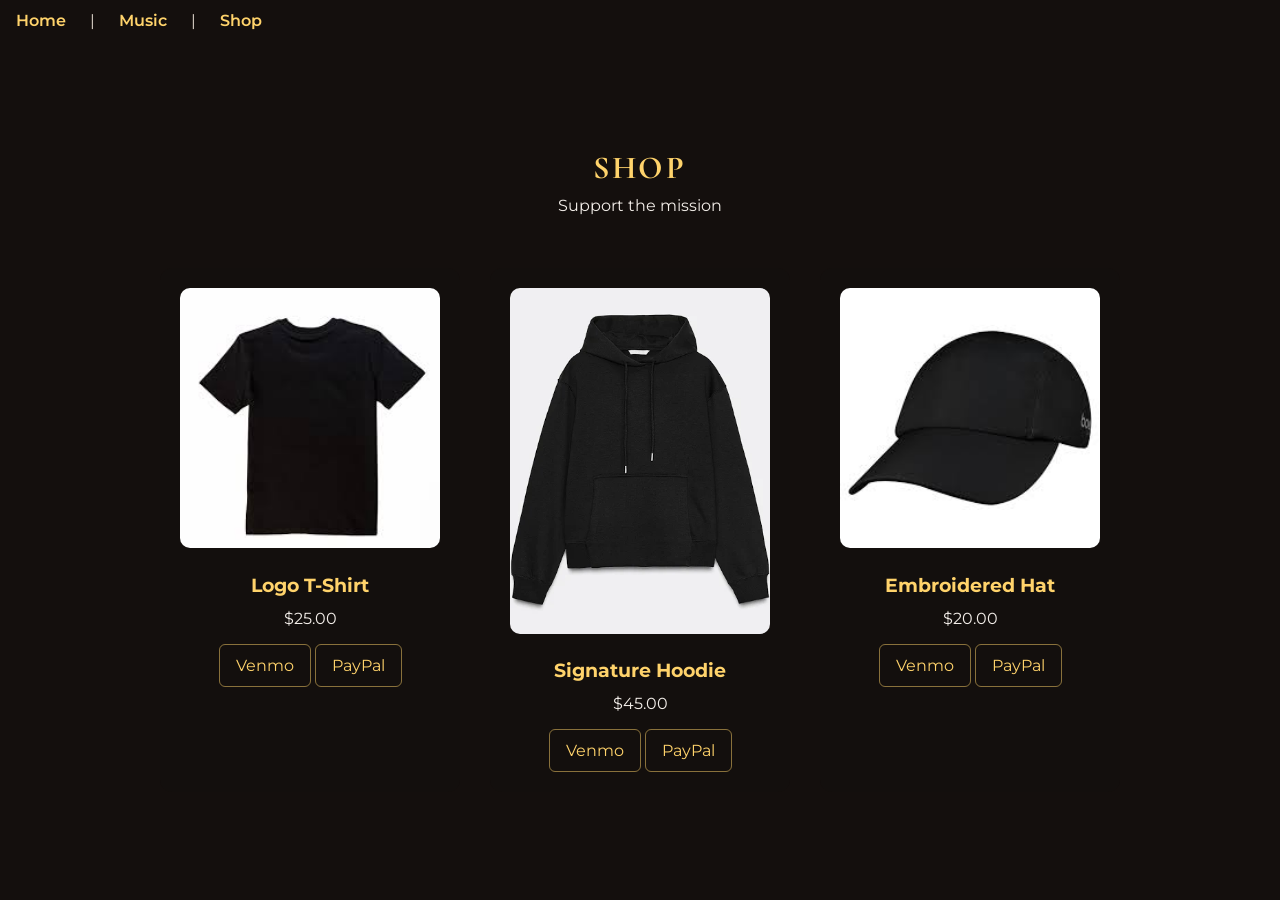
<file: shop.html>
<!DOCTYPE html>
<html lang="en">
<head>
  <meta charset="UTF-8">
  <meta name="viewport" content="width=device-width, initial-scale=1">
  <meta name="theme-color" content="#1A4766">
  <title>Shop | Burden and Mercy</title>

  <!-- Fonts -->
  <link rel="preconnect" href="https://fonts.googleapis.com">
  <link rel="preconnect" href="https://fonts.gstatic.com" crossorigin>
  <link href="https://fonts.googleapis.com/css2?family=Cormorant+Garamond:wght@400;500;600;700&display=swap" rel="stylesheet">
  <link href="https://fonts.googleapis.com/css2?family=Montserrat:wght@300;600&display=swap" rel="stylesheet">

  <!-- Main Styles -->
  <link rel="stylesheet" href="style.css">

  <style>
    /* SHOP PAGE SPECIFIC */
    body {
      background: #140f0d;
      color: var(--secondary-color);
    }

    .shop-header {
      padding-top: 100px;
      text-align: center;
    }

    .shop-header h1 {
      font-family: var(--font-heading);
      color: var(--primary-color);
      letter-spacing: 0.08em;
    }

    .shop-grid {
      display: grid;
      grid-template-columns: repeat(auto-fit, minmax(240px, 1fr));
      gap: 30px;
      max-width: 1000px;
      margin: 50px auto;
      padding: 0 20px;
    }

    .shop-item {
      background: var(--bg-dark-light);
      border-radius: 12px;
      padding: 20px;
      text-align: center;
      transition: transform 0.3s ease;
    }

    .shop-item:hover {
      transform: translateY(-6px);
    }

    .shop-item img {
      width: 100%;
      border-radius: 10px;
      margin-bottom: 15px;
    }

    .shop-item h3 {
      color: var(--primary-color);
      margin-bottom: 5px;
    }

    .shop-item p {
      margin-bottom: 12px;
    }

    .shop-btn {
      display: inline-block;
      padding: 8px 16px;
      border-radius: 6px;
      text-decoration: none;
      color: var(--primary-color);
      border: 1px solid rgba(255, 211, 107, 0.5);
      transition: all 0.2s ease;
    }

    .shop-btn:hover {
      background: rgba(255, 211, 107, 0.25);
      color: #1a1411;
    }

    .sub-header-home {
  height: 100dvh;
  background-repeat: no-repeat;
  background-position: center bottom;
  background-size: cover;
  position: relative;
  display: flex;
  justify-content: center;
  align-items: flex-end;
  padding-bottom: 10dvh;
}
  </style>
</head>

<body>

<!-- NAV -->
<nav>
  <ul id="nav-links">
    <li><a href="index.html">Home</a></li>
    <li><a href="index.html#music">Music</a></li>
    <li><a href="shop.html">Shop</a></li>
  </ul>
</nav>

<!-- HEADER -->
<div class="shop-header">
  <h1>SHOP</h1>
  <p>Support the mission</p>
</div>

<!-- PRODUCTS -->
<div class="shop-grid">

  <div class="shop-item">
    <img src="shirt.jpeg" alt="Shirt">
    <h3>Logo T-Shirt</h3>
    <p>$25.00</p>
    <a href="https://venmo.com" class="shop-btn" target="_blank">Venmo</a>
    <a href="https://paypal.com" class="shop-btn" target="_blank">PayPal</a>
  </div>

  <div class="shop-item">
    <img src="hoodie.webp" alt="Hoodie">
    <h3>Signature Hoodie</h3>
    <p>$45.00</p>
    <a href="https://venmo.com" class="shop-btn" target="_blank">Venmo</a>
    <a href="https://paypal.com" class="shop-btn" target="_blank">PayPal</a>    
  </div>

  <div class="shop-item">
    <img src="hat.jpeg" alt="Hat">
    <h3>Embroidered Hat</h3>
    <p>$20.00</p>
    <a href="https://venmo.com" class="shop-btn" target="_blank">Venmo</a>
    <a href="https://paypal.com" class="shop-btn" target="_blank">PayPal</a>
  </div>

</div>

</body>
</html>
</file>
<file: style.css>
:root {
  --primary-color: #ffd36b;
  --secondary-color: #f3eee9;
  --text-dark: #191410;
  --bg-dark: rgba(20, 15, 13, 0.85);
  --bg-dark-light: rgba(20, 15, 13, 0.88);
  --bg-nav: rgba(20, 15, 13, 0.7);
  --bg-nav-mobile: rgba(20, 15, 13, 0.9);
  --font-main: 'Montserrat', sans-serif;
  --font-heading: 'Cormorant Garamond', serif;
}

/* ===========================
GLOBAL STYLES
=========================== */
* {
  margin: 0;
  padding: 0;
  box-sizing: border-box;
  font-family: var(--font-main);
}

html {
  scroll-behavior: smooth;
}

body {
  background: none;
  color: var(--text-dark);
  line-height: 1.6;
}

/* ===========================
NAVIGATION
=========================== */
.sub-header-home nav {
  position: fixed;
  top: 0;
  left: 0;
  width: 100%;
  background: var(--bg-nav);
  backdrop-filter: blur(6px);
  z-index: 1000;
  display: flex;
  justify-content: space-between;
  align-items: center;
  padding: 0 1rem;
  height: 56px;
  transition: background 0.3s ease, backdrop-filter 0.3s ease, height 0.3s ease;
}

.menu-toggle {
  display: none;
  font-size: 1.5rem;
  cursor: pointer;
  color: var(--primary-color);
  z-index: 1100;
}

nav ul {
  display: flex;
  list-style: none;
  margin: 0;
  padding: 0;
  align-items: center;
}

nav ul li {
  display: flex;
  align-items: center;
  position: relative;
}

nav ul li:not(:first-child)::before {
  content: "|";
  color: #DFD6CC;
  margin: 0 8px;
}

nav a {
  display: flex;
  align-items: center;
  padding: 8px 16px;
  text-decoration: none;
  color: var(--primary-color);
  font-weight: 600;
  border-radius: 6px;
  transition: background 0.3s ease, color 0.3s ease, transform 0.2s ease;
}

nav a:hover {
  background: rgba(255, 211, 107, 0.25);
  color: #1a1411;
  transform: translateY(-1px);
}

nav a.active {
  background: rgba(255, 211, 107, 0.35);
  color: #1a1411;
}

/* ===========================
HERO SECTION
=========================== */
.sub-header-home {
  height: 100dvh;
  background-image: url("banner_BM.jpg");
  background-repeat: no-repeat;
  background-position: center bottom;
  background-size: cover;
  position: relative;
  display: flex;
  justify-content: center;
  align-items: flex-end;
  padding-bottom: 10dvh;
}

.hero-lettering {
  display: flex;
  flex-direction: column;
  gap: 0;
  color: var(--secondary-color);
  text-align: center;
  max-width: 90%;
  margin: 0 auto;
  padding: 0;
  z-index: 2;
}

.hero-lettering h1 {
  font-family: var(--font-heading);  
  font-size: clamp(1.8rem, 4vw, 3.5rem);
  font-weight: 600;
  letter-spacing: 0.08em;
  text-transform: uppercase;
  line-height: 1.05;
  margin: 0;
}

.hero-lettering p {
  font-size: clamp(1rem, 4vw, 1.5rem);
  font-weight: 400;
  letter-spacing: 0.04em;
  line-height: 1.2;
  margin: 0;
}

/* ===========================
SECTIONS
=========================== */
section {
  color: var(--secondary-color);
  padding: 90px 10px;
  text-align: center;
}

section h2 {
  color: var(--primary-color);
  margin-bottom: 20px;
  font-weight: 700;
}

/* ===========================
MUSIC CAROUSEL
=========================== */
.music-scroll {
  display: flex;
  gap: 40px;
  overflow-x: auto;
  scroll-snap-type: x mandatory;
  -webkit-overflow-scrolling: touch;
  padding: 40px 15%;
  cursor: grab;
  perspective: none;
  scroll-behavior: smooth;
  scroll-padding-left: 50%;
  scroll-padding-right: 50%;  
}

.music-scroll:active {
  cursor: grabbing;
}

.music-scroll::-webkit-scrollbar {
  display: none;
}

.release-card {
  flex: 0 0 auto;
  width: 300px;
  height: 500px;
  perspective: 1500px;
  scroll-snap-align: center;
  transition: transform 0.4s ease, z-index 0.4s ease, opacity 0.4s ease;
  position: relative;
  user-select: none;
}

.album-inner {
  width: 100%;
  height: 100%;
  transform-style: preserve-3d;
  transition: transform 0.6s ease;
}

.release-card.flipped .album-inner {
  transform: rotateY(180deg) !important;
}

.album-front,
.album-back {
  position: absolute;
  width: 100%;
  height: 100%;
  backface-visibility: hidden;
  border-radius: 20px;
  overflow: hidden;
  box-shadow: 0 20px 40px rgba(0, 0, 0, 0.35);
}

.album-front {
  display: flex;
  flex-direction: column;
  justify-content: flex-end;
  background: rgba(255, 255, 255, 0.05);
  backdrop-filter: blur(12px) saturate(150%);
  -webkit-backdrop-filter: blur(12px) saturate(150%);
  border: 2px solid rgba(255,255,255,0.2);
}

.album-back {
  position: absolute;
  width: 100%;
  height: 100%;
  border-radius: 20px;
  backface-visibility: hidden;
  transform: rotateY(180deg);
  display: flex;
  flex-direction: column;
  justify-content: center;
  align-items: center;
  padding: 15px;

  /* This makes the background image fill the card */
  background-position: center;
  background-size: cover;
  background-repeat: no-repeat;

  /* optional overlay */
  background-blend-mode: overlay;
  background-color: rgba(255,255,255,0.05);
}
.album-back h3 { color:red; }
.album-back::before { display: none; }

.album-front img {
  width: 100%;
  height: 100%;
  object-fit: cover;
  border-radius: 20px;
  user-select: none;
  pointer-events: none;
}

.album-back .music-links {
  position: relative; /* ensures links appear above background */
  z-index: 1;
  display: flex;
  flex-wrap: wrap;
  justify-content: center;
  gap: 20px;
  margin-top: 15px;
}

.album-back .music-links a {
  display: flex;
  align-items: center;
  gap: 20px;
  text-decoration: none;
  color: var(--secondary-color);
  font-weight: 500;
  transition: transform 0.2s ease, color 0.2s ease;
}

.album-back .music-links a img {
  width: 40px;
  height: 40px;
}

.album-back .music-links a:hover {
  transform: scale(1.05);
  color: var(--primary-color);
}

.release-card.showcase {
  z-index: 10;
  transform: translateZ(100px);
  opacity: 1;
}

.release-card:not(.showcase) {
  z-index: 1;
  transform: translateZ(-80px);
  opacity: 0.8;
}

/* ===========================
CAROUSEL CONTROLS
=========================== */
.carousel-wrapper {
  position: relative;
  width: 100%;
}

.carousel-rail {
  width: 100vw;
  margin-left: calc(50% - 50vw);
  margin-right: calc(50% - 50vw);
}

.carousel-row {
  display: grid;
  grid-template-columns: auto 1fr auto;
  align-items: center;
}

/* ===========================
CAROUSEL BUTTONS
=========================== */
.carousel-wrapper {
  position: relative;
  width: 100%;
  margin-bottom: 0px;
  padding-bottom: 0px;
}

.carousel-row {
  display: flex; 
  align-items: center;
  position: relative;
}

.carousel-btn {
  position: absolute;
  top: 50%;
  transform: translateY(-50%);
  display: flex;
  align-items: center;
  justify-content: center;

  width: 56px;
  height: 56px;
  border-radius: 50%;

  background: rgba(20, 15, 13, 0.7);
  backdrop-filter: blur(8px);
  border: 1px solid rgba(255, 211, 107, 0.35);

  cursor: pointer;
  z-index: 20;
}

.carousel-btn::before {
  content: "";
  width: 14px;
  height: 14px;

  border-top: 3px solid var(--primary-color);
  border-right: 3px solid var(--primary-color);

  position: absolute;       
  top: 50%;
  left: 50%;
  transform: translate(-60%, -50%) rotate(45deg);
}

.carousel-btn.left::before {
  transform: translate(-40%, -50%) rotate(-135deg);
}

.carousel-btn.left {
  left: 20px; 
}

.carousel-btn.right {
  right: 20px; 
}

.carousel-btn:hover {
  background: rgba(255, 211, 107, 0.25);
  transform: translateY(-50%) scale(1.08);
}

.carousel-btn:active {
  transform: translateY(-50%) scale(0.95);
}

/* ===========================
DEVOTIONS
=========================== */
#devotions { display: none; }
#devotions.active { display: block; }

.devotion {
  background: var(--bg-dark-light);
  color: var(--secondary-color);
  padding: 25px 30px 30px 25px;
  margin: 0px auto;
  max-width: 700px;
  border-radius: 8px;
  text-align: left;
  overflow: hidden;
}
.devotion.hidden {
  display: none;
}

.devotion.active { display: block; }

.devotion-header {
  all: unset;
  cursor: pointer;
  display: flex;
  justify-content: space-between;
  align-items: center;
  width: 100%;
}

.devotion h1,
.devotion h2,
.devotion h3 { margin: 0; color: var(--primary-color); }

.devotion .arrow {
  font-size: 1.6rem;
  transition: transform 0.3s ease;
}

.devotion-body {
  max-height: 0;
  overflow: hidden;
  transition: max-height 0.6s ease, margin-top 0.6s ease;
  margin-top: 0;
}

.devotion.open .devotion-body {
  max-height: 1000px;
  margin-top: 1rem;
}

.devotion.open .arrow { transform: rotate(180deg); }

.social-section {
  margin-top: 5px;
  text-align: center;
  color: var(--secondary-color);
}

.social-section p {
  margin-bottom: 12px;
  font-size: 1rem;
  letter-spacing: 0.05em;
}

.social-section a img {
  width: 30px;
  height: 30px;
  transition: transform 0.2s ease, opacity 0.2s ease;
}

.social-section a:hover img {
  transform: scale(1.1);
  opacity: 0.8;
}


/* ===========================
FOOTER
=========================== */
footer {
  color: var(--secondary-color);
  padding: 30px;
  background: #140f0d;
  text-align: center;
}

/* ===========================
MOBILE STYLES
=========================== */
@media (max-width: 768px) {
  .menu-toggle { display: block; }
  nav ul {
    display: none;
    flex-direction: column;
    align-items: flex-start;
    background: var(--bg-nav-mobile);
    position: absolute;
    top: 100%;
    right: 0;
    width: max-content;
    min-width: 120px;
    box-shadow: 4px 4px 10px rgba(0,0,0,0.3);
  }
  nav ul.show { display: flex; }
  nav ul li:not(:first-child)::before { display: none; }

  .sub-header-home { height: 85dvh; padding-bottom: 40px; align-items: flex-end; }
  .hero-lettering { width: 95%; gap: 0; padding: 0; }
  .hero-lettering h1 { font-size: clamp(1.5rem, 6vw, 2.8rem); }
  .hero-lettering p { font-size: clamp(0.9rem, 4vw, 1.3rem); }

  section { padding: 60px 5%; }
  .release-card { width:400px; height: 550px; }
  .album-front img { height: 100%; }
  .carousel-btn.left { display:none; }
  .carousel-btn.right { display: none; }
}
</file>
